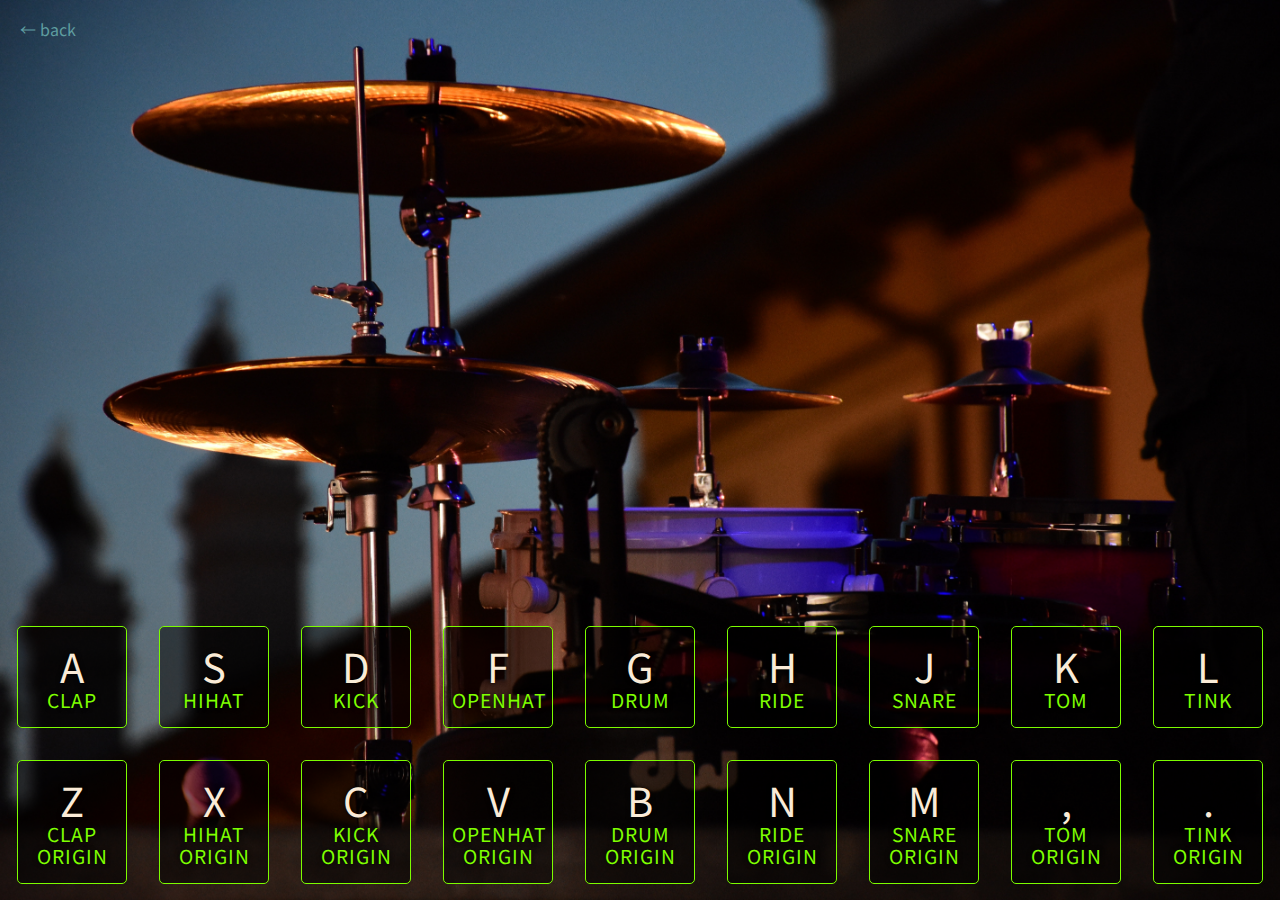
<file: index.html>
<!DOCTYPE html>
<html lang="en">
  <head>
    <meta charset="UTF-8" />
    <meta http-equiv="X-UA-Compatible" content="IE=edge" />
    <meta name="viewport" content="width=device-width, initial-scale=1.0" />
    <title>piano</title>
    <link
      rel="stylesheet"
      href="https://cdnjs.cloudflare.com/ajax/libs/modern-normalize/1.0.0/modern-normalize.min.css"
    />
    <link rel="preconnect" href="https://fonts.gstatic.com" />
    <link
      href="https://fonts.googleapis.com/css2?family=Noto+Sans+JP&display=swap"
      rel="stylesheet"
    />
    <link rel="stylesheet" href="./css/styles.css" />
  </head>
  <body>
    <section>
      <a class="back-link" href="../index.html">&#8592; back</a>
      <ul class="key__list">
        <li data-key="65" class="key__item">
          <kbd>A</kbd>
          <span class="key__sound">clap</span>
        </li>
        <li data-key="83" class="key__item">
          <kbd>S</kbd>
          <span class="key__sound">hihat</span>
        </li>
        <li data-key="68" class="key__item">
          <kbd>D</kbd>
          <span class="key__sound">kick</span>
        </li>
        <li data-key="70" class="key__item">
          <kbd>F</kbd>
          <span class="key__sound">openhat</span>
        </li>
        <li data-key="71" class="key__item">
          <kbd>G</kbd>
          <span class="key__sound">drum</span>
        </li>
        <li data-key="72" class="key__item">
          <kbd>H</kbd>
          <span class="key__sound">ride</span>
        </li>
        <li data-key="74" class="key__item">
          <kbd>J</kbd>
          <span class="key__sound">snare</span>
        </li>
        <li data-key="75" class="key__item">
          <kbd>K</kbd>
          <span class="key__sound">tom</span>
        </li>
        <li data-key="76" class="key__item">
          <kbd>L</kbd>
          <span class="key__sound">tink</span>
        </li>
      </ul>
      <ul class="key__list">
        <li data-key="90" class="key__item">
          <kbd>Z</kbd>
          <span class="key__sound">clap origin</span>
        </li>
        <li data-key="88" class="key__item">
          <kbd>X</kbd>
          <span class="key__sound">hihat origin</span>
        </li>
        <li data-key="67" class="key__item">
          <kbd>C</kbd>
          <span class="key__sound">kick origin</span>
        </li>
        <li data-key="86" class="key__item">
          <kbd>V</kbd>
          <span class="key__sound">openhat origin</span>
        </li>
        <li data-key="66" class="key__item">
          <kbd>B</kbd>
          <span class="key__sound">drum origin</span>
        </li>
        <li data-key="78" class="key__item">
          <kbd>N</kbd>
          <span class="key__sound">ride origin</span>
        </li>
        <li data-key="77" class="key__item">
          <kbd>M</kbd>
          <span class="key__sound">snare origin</span>
        </li>
        <li data-key="188" class="key__item">
          <kbd>,</kbd>
          <span class="key__sound">tom origin</span>
        </li>
        <li data-key="190" class="key__item">
          <kbd>.</kbd>
          <span class="key__sound">tink origin</span>
        </li>
      </ul>

      <ul>
        <li>
          <audio data-key="65" src="./soungs/clap.wav"></audio>
        </li>
        <li>
          <audio data-key="83" src="./soungs/highhat.wav"></audio>
        </li>
        <li>
          <audio data-key="68" src="./soungs/kick.wav"></audio>
        </li>
        <li>
          <audio data-key="70" src="./soungs/openhat.wav"></audio>
        </li>
        <li>
          <audio data-key="71" src="./soungs/bomb.wav"></audio>
        </li>
        <li>
          <audio data-key="72" src="./soungs/ride.wav"></audio>
        </li>
        <li>
          <audio data-key="74" src="./soungs/snare.wav"></audio>
        </li>
        <li>
          <audio data-key="75" src="./soungs/tom.wav"></audio>
        </li>
        <li>
          <audio data-key="76" src="./soungs/tink.wav"></audio>
        </li>
        <li>
          <audio data-key="90" src="./soungs/clap-original.wav"></audio>
        </li>
        <li>
          <audio data-key="88" src="./soungs/hihat-original.wav"></audio>
        </li>
        <li>
          <audio data-key="67" src="./soungs/kick-original.wav"></audio>
        </li>
        <li>
          <audio data-key="86" src="./soungs/openhat-original.wav"></audio>
        </li>
        <li>
          <audio data-key="66" src="./soungs/boom-original.wav"></audio>
        </li>
        <li>
          <audio data-key="78" src="./soungs/ride-original.wav"></audio>
        </li>
        <li>
          <audio data-key="77" src="./soungs/snare-original.wav"></audio>
        </li>
        <li>
          <audio data-key="188" src="./soungs/tom-original.wav"></audio>
        </li>
        <li>
          <audio data-key="190" src="./soungs/tink-original.wav"></audio>
        </li>
      </ul>
    </section>
    <script src="./index.js"></script>
  </body>
</html>
</file>
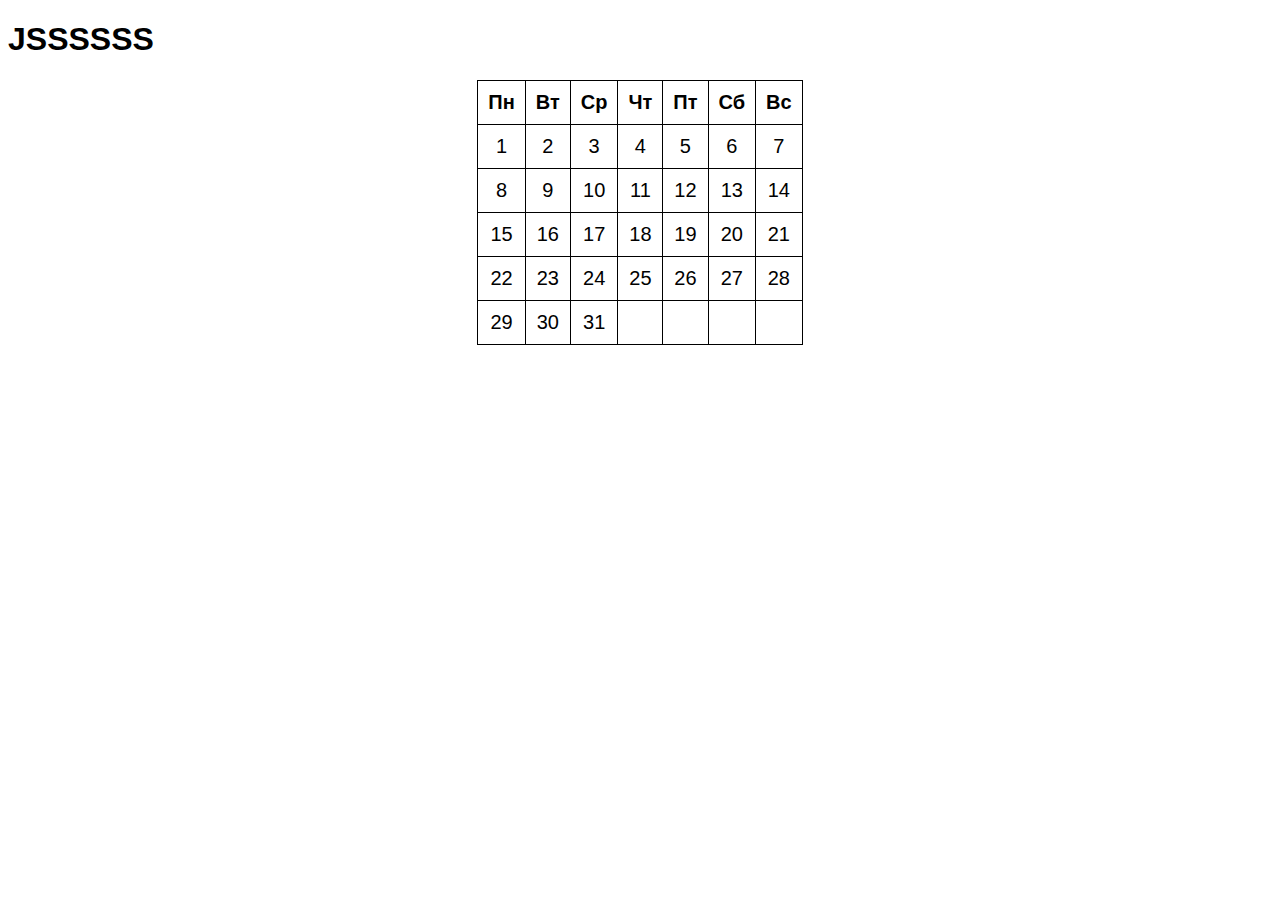
<file: index1.html>
<!DOCTYPE html>
<html lang="en">
<head>
    <meta charset="UTF-8">
    <meta http-equiv="X-UA-Compatible" content="IE=edge">
    <meta name="viewport" content="width=device-width, initial-scale=1.0">
    <link rel="stylesheet" href="./css/styles.css">
    <title>911-js</title>
</head>
<body>

    <h1>JSSSSSS</h1>

    <div class="container">
        <table class="calendar">
            <thead>
                <tr>
                    <th>Пн</th>
                    <th>Вт</th>
                    <th>Ср</th>
                    <th>Чт</th>
                    <th>Пт</th>
                    <th>Сб</th>
                    <th>Вс</th>
                </tr>
            </thead>
            <tbody>
                <tr>
                    <td>1</td>
                    <td>2</td>
                    <td>3</td>
                    <td>4</td>
                    <td>5</td>
                    <td>6</td>
                    <td>7</td>
                </tr>
                <tr>
                    <td>8</td>
                    <td>9</td>
                    <td>10</td>
                    <td>11</td>
                    <td>12</td>
                    <td>13</td>
                    <td>14</td>
                </tr>

                <tr>
                    <td>15</td>
                    <td>16</td>
                    <td>17</td>
                    <td>18</td>
                    <td>19</td>
                    <td>20</td>
                    <td>21</td>
                </tr>
                <tr>
                    <td>22</td>
                    <td>23</td>
                    <td>24</td>
                    <td>25</td>
                    <td>26</td>
                    <td>27</td>
                    <td>28</td>
                </tr>
                <tr>
                    <td>29</td>
                    <td>30</td>
                    <td>31</td>
                    <td></td>
                    <td></td>
                    <td></td>
                    <td></td>
                </tr>
            </tbody>

        </table>
    </div>


    <script src="index.js"></script>
</body>
</html>
</file>
<file: css/styles.css>
ul {
  list-style: none;
  margin: 0;
  padding: 0;
}

body {
  font-family: 'Noto Sans JP', sans-serif;
}

section {
  background: url('../img/pexels-pixabay-237464.jpg');
  background-position: center;
  background-repeat: no-repeat;
  background-size: cover;
  min-height: 100vh;
  display: flex;
  flex-direction: column;
  justify-content: flex-end;
  align-items: center;
}

.key__list {
  display: flex;
}

.key__item {
  border: 1px solid lawngreen;
  border-radius: 5px;
  margin: 1rem;
  padding: 1rem 0.5rem;
  transition: all 0.07s;
  width: 110px;
  text-align: center;
  color: antiquewhite;
  background: rgba(0, 0, 0, 0.5);
  text-shadow: 0 0 5px #000;
}

.playing {
  transform: scale(1.1);
  border-color: chartreuse;
  text-shadow: 0 0 10px chartreuse;
}

kbd {
  display: block;
  font-size: 40px;
  font-family: inherit;
}

.key__sound {
  font-size: 1.2rem;
  text-transform: uppercase;
  letter-spacing: 1px;
  color: chartreuse;
}

.back-link {
  position: absolute;
  color: cadetblue;
  top: 20px;
  left: 20px;
  text-decoration: none;
}

.calendar {
  font-size: 20px;
  border-collapse: collapse;
  margin: 0 auto;
}

.calendar th,
.calendar td {
  border: 1px solid #000000;
  padding: 10px;
  text-align: center;
}

.calendar td {
  cursor: pointer;
  transition: all 250ms linear;
}

.active,
.calendar td:hover {
  background-color: #12d27c;
  color: #7a9a23;
}
</file>
